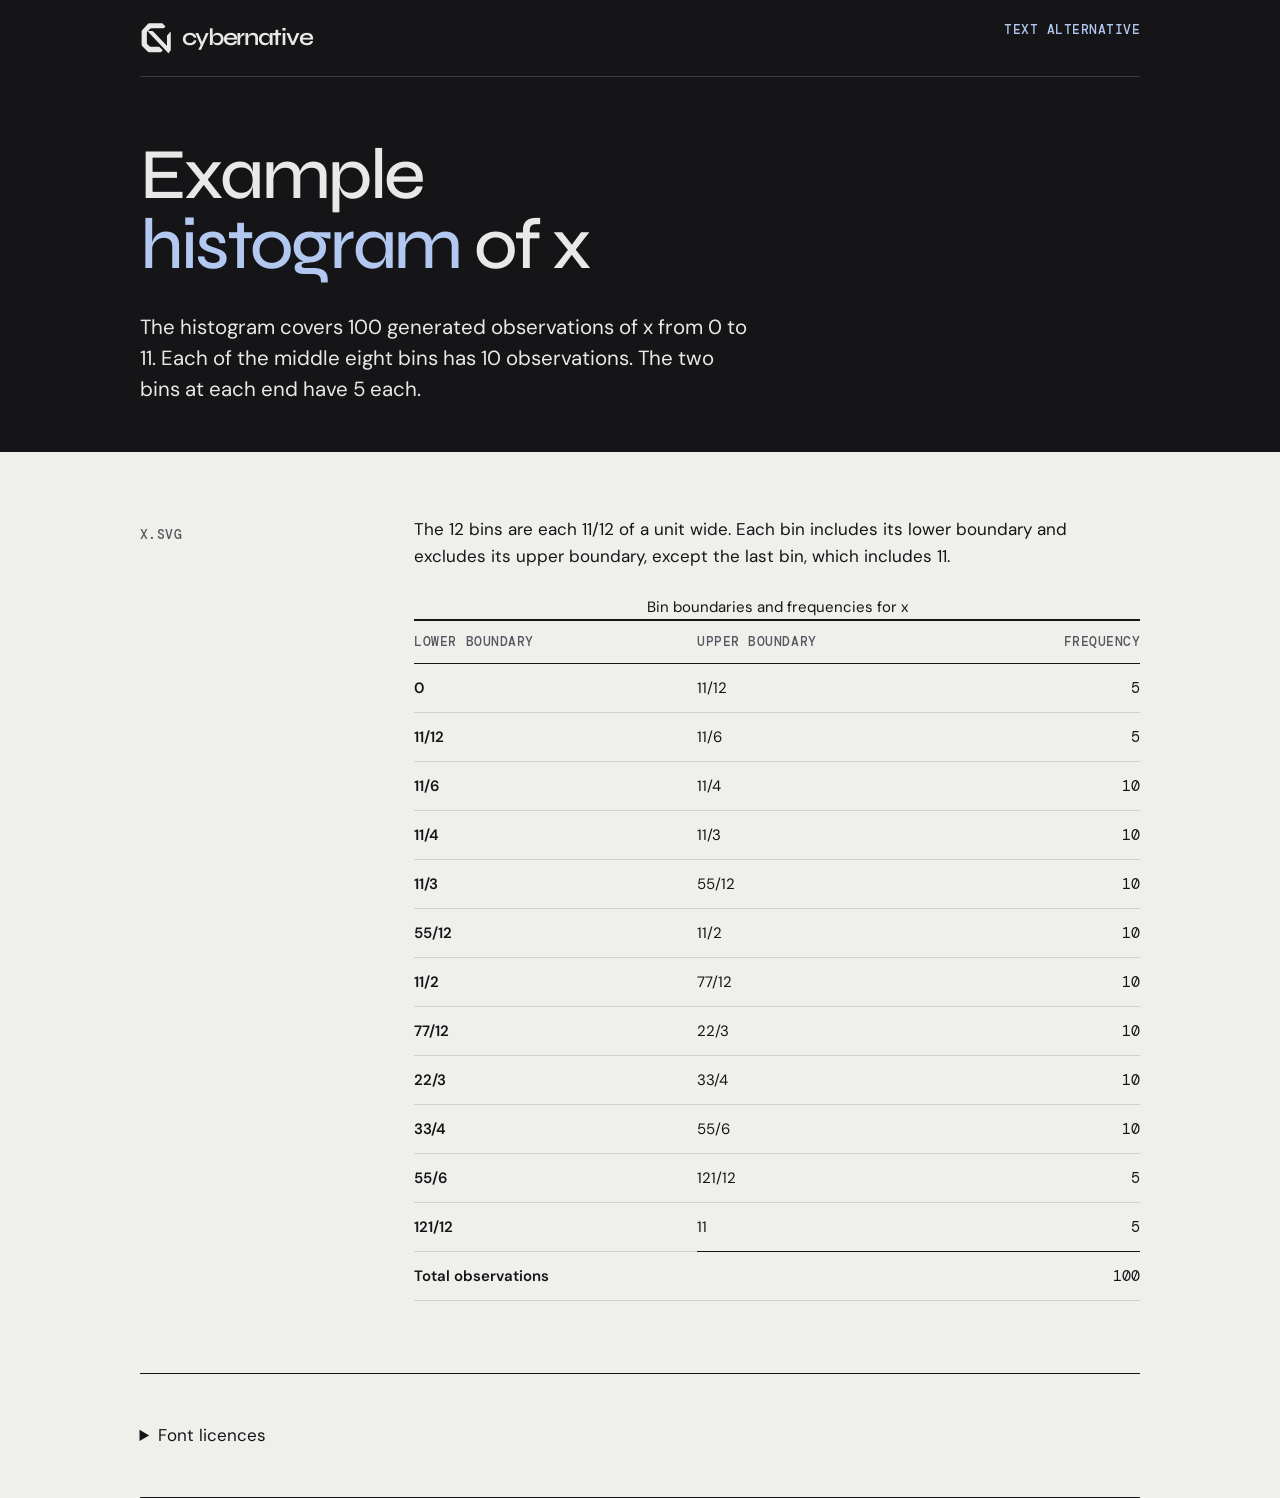
<file: web/x-histogram.html>
<!doctype html>
<html lang="en">
<head>
<meta charset="utf-8">
<meta name="viewport" content="width=device-width, initial-scale=1">
<title>Example histogram of x · CyberNative</title>
<style>
/* Object Atlas document. Generated by ops/brand_kit.py from autonomous-org/brand/object-atlas/.
   Faces, tokens and the C/N mark are embedded so the page opens offline and prints as it looks. */
@font-face { font-family: "CN Display"; font-weight: 500 700; font-display: swap;
  src: url("[data-uri]") format("woff2"); }
@font-face { font-family: "CN Text"; font-weight: 400 600; font-display: swap;
  src: url("[data-uri]") format("woff2"); }
@font-face { font-family: "DM Mono"; font-weight: 400; font-display: swap;
  src: url("[data-uri]") format("woff2"); }
@font-face { font-family: "DM Mono"; font-weight: 500; font-display: swap;
  src: url("[data-uri]") format("woff2"); }

/* CyberNative brand kit — web tokens. Object Atlas.
 *
 * The field is graphite: header, footer and the home page, where the work is shown as authored
 * silver objects. Reading pages stay on a light silver sheet with graphite ink, because long reading
 * and forms read better light. Pale blue is the one highlight on the field; on the sheet its deep cut
 * marks links, focus and the action. The --wp-* names are kept from v2 so every existing page and the
 * account surface re-render from these values without markup changes; the names say what a colour
 * does, not what it is (--wp-cobalt is the field). The --oa-* names are the Object Atlas source
 * values: the shared header and footer read only these, so a page palette cannot recolour them.
 * Contrast (WCAG, measured): ink on sheet 15.92, muted on sheet 6.29 (panel 6.72), blue-deep on sheet
 * 6.92, rust on sheet 6.09; paper on graphite 14.96, muted on graphite 8.81, blue on graphite 10.77.
 */
:root {
  color-scheme: light;

  /* Object Atlas source values */
  --oa-ground: #151518;       /* graphite: the field */
  --oa-ground-2: #1e1f23;     /* field shade: hover, raised plates */
  --oa-paper: #e8e9e7;        /* paper: text on the field */
  --oa-muted: #b2b4bd;        /* secondary text on the field     8.81:1 */
  --oa-blue: #b2c8f0;         /* the highlight on the field      10.77:1 */
  --oa-line: #3c3d45;         /* dividers on the field; never the only sign of meaning */
  --oa-control: #7c7f8a;      /* control outlines on the field   4.56:1 */
  --oa-sheet: #eff0ec;        /* the reading sheet */
  --oa-blue-deep: #2d4f93;    /* links, focus and marks on the sheet  6.92:1 */
  --oa-font-display: "CN Display", "CN Display Fallback", Arial, sans-serif;
  --oa-font-body: "CN Text", "CN Text Fallback", Arial, sans-serif;

  /* Surfaces */
  --wp-paper: var(--oa-sheet);  /* the reading surface */
  --wp-panel: #f7f7f5;        /* figures, tables, inputs */
  --wp-ink: #151518;          /* text, rules, frames             15.92:1 on sheet */
  --wp-muted: #55575f;        /* metadata, captions              6.29:1 on sheet, 6.72 on panel */
  --wp-hair: #cfd1d6;         /* ledger lines only; never the only divider of meaning */

  /* The field */
  --wp-cobalt: var(--oa-ground);      /* the field: graphite      14.96:1 with paper */
  --wp-cobalt-deep: var(--oa-ground-2);
  --wp-pale: var(--oa-muted); /* metadata on the field           8.81:1 */

  /* Meaning. Each colour has one job. */
  --wp-bio: #151518;          /* the action on the sheet: a graphite plate, paper type 14.96:1 */
  --wp-on-bio: var(--oa-paper); /* text on the action and on the field */
  --wp-cited: #d9e3f5;        /* highlight behind a value that has a source (ink 14.11:1) */
  --wp-flag: #e2e3df;         /* highlight behind a value that was left blank (ink 14.13:1) */
  --wp-rust: #9a3b16;         /* flag text and the "Limit" label   6.09:1 on sheet */
  --wp-link: var(--wp-ink);   /* inline links: ink, told apart by the blue-deep underline */
  --wp-deep: var(--wp-cobalt);/* a field section; paper text 14.96:1 */
  --wp-deep-label: var(--wp-pale);
  --wp-focus: var(--oa-blue-deep); /* focus ring on the sheet, 6.92:1. Not a fill, not a label */
  --wp-focus-field: var(--oa-blue); /* focus ring and action on the field, 10.77:1 */

  /* Type: Syne for display, DM Sans for text, DM Mono for labels and values. */
  --wp-font-display: "CN Display", "CN Display Fallback", Arial, sans-serif;
  --wp-font-body: "CN Text", "CN Text Fallback", Arial, sans-serif;
  --wp-font-mono: "DM Mono", ui-monospace, "SFMono-Regular", Menlo, monospace;

  --wp-text-hero: clamp(2.5rem, 5.6vw, 4.75rem);  /* one per page, lh .97, weight 500-600 */
  --wp-text-title: clamp(1.875rem, 3.4vw, 3rem);  /* section title, lh 1.02 */
  --wp-text-h3: 1.25rem;                          /* text cut 600, lh 1.3 */
  --wp-text-lede: clamp(1.125rem, 1.6vw, 1.3125rem); /* lh 1.5 */
  --wp-text-body: 1.0625rem;                      /* lh 1.6, never smaller for reading text */
  --wp-text-ledger: 0.9375rem;                    /* tabular source values */
  --wp-text-price: 2rem;                          /* service record prices */
  --wp-text-meta: 0.875rem;                       /* short metadata only, < 40 chars */
  --wp-text-cite: 0.8125rem;                      /* mono, cite chips and labels only */

  /* Space: 4px base */
  --wp-1: 0.25rem; --wp-2: 0.5rem; --wp-3: 0.75rem; --wp-4: 1rem; --wp-6: 1.5rem;
  --wp-8: 2rem; --wp-12: 3rem; --wp-16: 4rem; --wp-24: 6rem; --wp-32: 8rem;

  /* Shape */
  --wp-rule: 1px;             /* ledger and table lines */
  --wp-rule-strong: 2px;      /* section rules, figure frames */
  --wp-radius: 4px;           /* inputs; figures and tables are square */
  --wp-pill: 999px;           /* buttons: a rounded plate, as on the field */
  --wp-page: 80rem;           /* 1280px */
  --wp-measure: 66ch;
  --wp-gutter: clamp(1.25rem, 3.4vw, 3rem);
  --wp-tap: 48px;             /* minimum interactive height */
}

[data-edition="night"] {
  color-scheme: dark;
  --wp-paper: #0e1236;
  --wp-panel: #161b4a;
  --wp-ink: #f4efe3;
  --wp-muted: #c9cdf2;
  --wp-hair: #2c3370;
  --wp-link: #c9cdf2;
  --wp-cited: #1d2bc4;
  --wp-flag: #5a2a14;
  --wp-rust: #f0a27c;
  --wp-focus: #ffd166;
}

/* v1.x aliases — delete once no stylesheet reads them. */
:root, [data-edition="night"] {
  --cn-color-canvas: var(--wp-paper);
  --cn-color-panel: var(--wp-panel);
  --cn-color-ink: var(--wp-ink);
  --cn-color-muted: var(--wp-muted);
  --cn-color-link: var(--wp-link);
  --cn-color-leaf: var(--wp-pale);   /* v1 green chips and bars: ink sits on them */
  --cn-color-leaf-strong: var(--wp-deep);
  --cn-color-mint: var(--wp-cited);
  --cn-color-amber: var(--wp-ink);   /* v1 decorative magenta shadows become ink, then go */
  --cn-color-line: var(--wp-hair);
  --cn-color-danger: var(--wp-rust);
  --cn-offset: 0px;                  /* v1 offset shadows collapse to nothing */
  --cn-offset-figure: 0px;
}


*, *::before, *::after { box-sizing: border-box; }
html { background: var(--oa-ground); -webkit-text-size-adjust: 100%; }
body { background: var(--wp-paper); color: var(--wp-ink); font: 400 var(--wp-text-body)/1.6 var(--wp-font-body);
  margin: 0; print-color-adjust: exact; -webkit-print-color-adjust: exact; }
.wrap { margin: 0 auto; max-width: 68rem; padding: 0 var(--wp-gutter); }
a { color: var(--wp-link); text-decoration-color: var(--oa-blue-deep); text-decoration-thickness: 2px; text-underline-offset: 3px; }
:focus-visible { outline: 2px solid var(--wp-focus); outline-offset: 3px; }

/* The field: graphite, with the mark and the lowercase name. */
.field { background: var(--oa-ground); color: var(--oa-paper); }
.field > .wrap:first-child { align-items: center; display: flex; gap: var(--wp-6); justify-content: space-between; min-height: 76px; }
.brand { align-items: center; color: var(--oa-paper); display: inline-flex; gap: 10px; text-decoration: none; }
.brand svg { display: block; height: 32px; width: 32px; }
.brand span { font: 600 1.5rem/1 var(--oa-font-display); letter-spacing: -0.054em; text-transform: lowercase; }
.label { color: var(--wp-muted); font: 500 var(--wp-text-cite)/1.4 var(--wp-font-mono); letter-spacing: 0.04em; text-transform: uppercase; }
.field .label { color: var(--oa-muted); text-align: right; }
.field .opening .label { text-align: left; }
.field .label b { color: var(--oa-blue); font-weight: 500; }

/* The opening sits on the field: one large line, set tight, off-centre, with one pale-blue phrase
   (the <em>) as on the home page. Reading starts on the sheet below it. */
.opening { padding-bottom: var(--wp-12); padding-top: var(--wp-16); }
.opening::before { border-top: var(--wp-rule) solid var(--oa-line); content: ""; display: block; margin-top: calc(-1 * var(--wp-16)); padding-top: var(--wp-16); }
h1, h2 { font-family: var(--wp-font-display); font-weight: 500; letter-spacing: -0.035em; margin: 0; text-wrap: balance; }
h1 { color: var(--oa-paper); font-size: var(--wp-text-hero); line-height: 0.97; max-width: 15ch; }
h1 em { color: var(--oa-blue); font-style: normal; }
.lede { color: var(--oa-paper); font-size: var(--wp-text-lede); line-height: 1.5; margin: var(--wp-8) 0 0; max-width: 44ch; }
.meta { border-top: var(--wp-rule) solid var(--oa-line); display: flex; flex-wrap: wrap; gap: var(--wp-2) var(--wp-8);
  list-style: none; margin: var(--wp-12) 0 0; max-width: none; padding: var(--wp-4) 0 0; }
.meta li { color: var(--oa-muted); font: 400 var(--wp-text-cite)/1.4 var(--wp-font-mono); letter-spacing: 0.04em; margin: 0; text-transform: uppercase; }
.meta b { color: var(--oa-paper); font-weight: 500; }
main.wrap > section:first-child { padding-top: var(--wp-16); }

/* Sections: a numbered margin label beside the reading column. */
section { border-bottom: var(--wp-rule) solid var(--wp-ink); display: grid; gap: var(--wp-6) var(--wp-12);
  grid-template-columns: minmax(8rem, 1fr) minmax(0, 3.2fr); padding: var(--wp-12) 0; }
section > .label { padding-top: 0.6rem; }
h2 { font-size: var(--wp-text-title); line-height: 1.02; margin-bottom: var(--wp-6); max-width: 20ch; }
h3 { font: 600 var(--wp-text-h3)/1.3 var(--wp-font-body); margin: var(--wp-8) 0 var(--wp-2); }
p, ul, ol { margin: 0 0 var(--wp-4); max-width: var(--wp-measure); }
li + li { margin-top: var(--wp-2); }
code, kbd { background: var(--wp-flag); font: 400 0.9em var(--wp-font-mono); padding: 0.1em 0.3em; }
pre { background: var(--oa-ground); color: var(--oa-paper); font: 400 var(--wp-text-ledger)/1.55 var(--wp-font-mono);
  margin: var(--wp-6) 0; overflow-x: auto; padding: var(--wp-6); }
pre code { background: none; padding: 0; }
/* The highlight is drawn outside the text box, so it never opens a gap before punctuation. */
mark, .cited { background: var(--wp-cited); box-decoration-break: clone; -webkit-box-decoration-break: clone;
  box-shadow: 0.18em 0 0 var(--wp-cited), -0.18em 0 0 var(--wp-cited); color: inherit; padding: 0.04em 0; }

/* The answer: the one number or sentence the page exists for, on the field. */
.answer { background: var(--oa-ground); color: var(--oa-paper); display: grid; gap: var(--wp-6) var(--wp-12);
  grid-template-columns: auto minmax(0, 1fr); margin: var(--wp-6) 0; padding: var(--wp-8); }
/* Figures are DM Sans with tabular numerals: Syne's 0 reads as an O. */
.answer .num { color: var(--oa-blue); font: 500 clamp(3rem, 8vw, 5.5rem)/0.9 var(--wp-font-body); font-variant-numeric: tabular-nums lining-nums;
  letter-spacing: -0.04em; white-space: nowrap; }
.answer .num small { font-size: 0.42em; letter-spacing: 0; margin-left: 0.08em; }
.answer p { align-self: end; font-size: var(--wp-text-lede); line-height: 1.45; margin: 0; }
.answer .label { color: var(--oa-muted); display: block; margin-bottom: var(--wp-2); }

/* Ledger tables: square, ink rules, mono figures. */
.table { margin: var(--wp-6) 0; overflow-x: auto; }
table { border-collapse: collapse; border-top: var(--wp-rule-strong) solid var(--wp-ink); font-size: var(--wp-text-ledger); width: 100%; }
th, td { border-bottom: var(--wp-rule) solid var(--wp-hair); padding: var(--wp-3) var(--wp-4) var(--wp-3) 0; text-align: left; vertical-align: baseline; }
thead th { border-bottom-color: var(--wp-ink); color: var(--wp-muted); font: 500 var(--wp-text-cite)/1.4 var(--wp-font-mono); letter-spacing: 0.04em; text-transform: uppercase; }
td.num, th.num { font-family: var(--wp-font-mono); font-variant-numeric: tabular-nums; padding-right: 0; text-align: right; white-space: nowrap; }
tbody tr:last-child td { border-bottom-color: var(--wp-ink); }

/* Figures: a framed panel. Series are graphite, blue-deep, pale blue and grey, each with the ink
   outline. Rust is never a series: it marks a limit or an over-limit value. */
figure { background: var(--wp-panel); border: var(--wp-rule-strong) solid var(--wp-ink); margin: var(--wp-6) 0; padding: var(--wp-6); }
figcaption { color: var(--wp-muted); font-size: var(--wp-text-meta); margin-top: var(--wp-4); }
.bars { --s1: var(--wp-ink); --s2: var(--oa-blue-deep); --s3: var(--oa-blue); --s4: var(--oa-control);
  align-items: center; display: grid; gap: var(--wp-3) var(--wp-4); grid-template-columns: max-content minmax(0, 1fr); margin: 0; padding: 0; }
.bars .name { font-size: var(--wp-text-ledger); }
.bars .track { align-items: center; background: linear-gradient(var(--wp-hair), var(--wp-hair)) 0 50% / 100% 1px no-repeat; display: flex; position: relative; }
.bars .bar { background: var(--s1); border: var(--wp-rule-strong) solid var(--wp-ink); flex: 0 0 auto; height: 1.5rem; width: var(--v); }
.bars .s2 .bar { background: var(--s2); } .bars .s3 .bar { background: var(--s3); } .bars .s4 .bar { background: var(--s4); }
.bars .val { background: var(--wp-panel); position: relative; z-index: 1; font: 500 var(--wp-text-ledger)/1 var(--wp-font-mono); font-variant-numeric: tabular-nums; padding: 0 0.5em; }
.bars .over .val { color: var(--wp-rust); }
.bars .at { border-left: var(--wp-rule-strong) dashed var(--wp-rust); inset: -0.45rem auto -0.45rem var(--at); position: absolute; }
.key { color: var(--wp-rust); font: 500 var(--wp-text-cite)/1.4 var(--wp-font-mono); letter-spacing: 0.04em; margin: var(--wp-4) 0 0; text-transform: uppercase; }
@media (max-width: 720px) { .bars { grid-template-columns: minmax(0, 1fr); row-gap: var(--wp-1); } .bars .track { margin-bottom: var(--wp-3); } }

/* Limits and open questions sit beside the claim they limit. */
.limit { border-left: var(--wp-rule-strong) solid var(--wp-rust); margin: var(--wp-6) 0; padding: var(--wp-1) 0 var(--wp-1) var(--wp-4); }
.limit .label { color: var(--wp-rust); display: block; margin-bottom: var(--wp-2); }

.close { background: var(--oa-ground); color: var(--oa-muted); }
.close .wrap { display: flex; flex-wrap: wrap; gap: var(--wp-4); justify-content: space-between; padding-bottom: var(--wp-8); padding-top: var(--wp-8); }
.close .label { color: var(--oa-muted); }

@media (max-width: 720px) {
  section, .answer { grid-template-columns: minmax(0, 1fr); }
  .opening { padding-top: var(--wp-12); }
}
@page { margin: 14mm 0; size: A4; }
@media print {
  html { background: none; }
  section, figure, .answer, table { break-inside: avoid; }
  h2, h3 { break-after: avoid; }
}
</style>
</head>
<body>
<header class="field">
  <div class="wrap">
    <div class="brand">
      <svg viewBox="150 130 960 960" fill="currentColor" aria-hidden="true"><path d="M421 169H813Q822 169 828 176L908 261Q918 270 908 279L865 313Q861 317 852 317H491Q472 317 457 332L371 417Q356 432 356 450V756Q356 779 372 796L427 852Q444 870 465 870H711Q724 870 733 880L824 973Q833 982 824 991L784 1030Q778 1036 766 1036H424Q396 1036 377 1017L220 861Q199 840 199 813V421Q199 391 219 371L391 185Q404 169 421 169Z"/><path d="M401 402H510Q532 402 548 418L949 835Q959 846 959 831V554Q959 537 971 524L1062 425Q1073 413 1073 429V980L1017 1055Q1005 1071 994 1059L392 419Q379 402 401 402Z"/></svg>
      <span>CyberNative</span>
    </div>
    <p class="label"><b>Text alternative</b></p>
  </div>
  <div class="wrap opening">
    <h1>Example <em>histogram</em> of x</h1>
    <p class="lede">The histogram covers 100 generated observations of x from 0 to 11. Each of the middle eight bins has 10 observations. The two bins at each end have 5 each.</p>
  </div>
</header>

<main class="wrap">
  <section>
    <p class="label">x.svg</p>
    <div>
      <p id="bin-rule">The 12 bins are each 11/12 of a unit wide. Each bin includes its lower boundary and excludes its upper boundary, except the last bin, which includes 11.</p>
      <div class="table">
        <table aria-describedby="bin-rule">
          <caption>Bin boundaries and frequencies for x</caption>
          <thead>
            <tr><th scope="col">Lower boundary</th><th scope="col">Upper boundary</th><th scope="col" class="num">Frequency</th></tr>
          </thead>
          <tbody>
            <tr><th scope="row">0</th><td>11/12</td><td class="num">5</td></tr>
            <tr><th scope="row">11/12</th><td>11/6</td><td class="num">5</td></tr>
            <tr><th scope="row">11/6</th><td>11/4</td><td class="num">10</td></tr>
            <tr><th scope="row">11/4</th><td>11/3</td><td class="num">10</td></tr>
            <tr><th scope="row">11/3</th><td>55/12</td><td class="num">10</td></tr>
            <tr><th scope="row">55/12</th><td>11/2</td><td class="num">10</td></tr>
            <tr><th scope="row">11/2</th><td>77/12</td><td class="num">10</td></tr>
            <tr><th scope="row">77/12</th><td>22/3</td><td class="num">10</td></tr>
            <tr><th scope="row">22/3</th><td>33/4</td><td class="num">10</td></tr>
            <tr><th scope="row">33/4</th><td>55/6</td><td class="num">10</td></tr>
            <tr><th scope="row">55/6</th><td>121/12</td><td class="num">5</td></tr>
            <tr><th scope="row">121/12</th><td>11</td><td class="num">5</td></tr>
          </tbody>
          <tfoot>
            <tr><th scope="row" colspan="2">Total observations</th><td class="num">100</td></tr>
          </tfoot>
        </table>
      </div>
    </div>
  </section>
  <section aria-labelledby="font-notices">
    <details>
      <summary id="font-notices">Font licences</summary>
      <p>This file carries four font files: Syne (named CN Display here), DM Sans (CN Text), and DM Mono Regular and Medium. Each is licensed under the SIL Open Font License, Version 1.1. Their copyright notices and the licence follow.</p>
      <pre style="white-space: pre-wrap">Copyright 2017 The Syne Project Authors (https://gitlab.com/bonjour-monde/fonderie/syne-typeface)
Copyright 2014 The DM Sans Project Authors (https://github.com/googlefonts/dm-fonts)
Copyright 2020 The DM Mono Project Authors (https://www.github.com/googlefonts/dm-mono)

This Font Software is licensed under the SIL Open Font License, Version 1.1.
This license is copied below, and is also available with a FAQ at:
https://scripts.sil.org/OFL


-----------------------------------------------------------
SIL OPEN FONT LICENSE Version 1.1 - 26 February 2007
-----------------------------------------------------------

PREAMBLE
The goals of the Open Font License (OFL) are to stimulate worldwide
development of collaborative font projects, to support the font creation
efforts of academic and linguistic communities, and to provide a free and
open framework in which fonts may be shared and improved in partnership
with others.

The OFL allows the licensed fonts to be used, studied, modified and
redistributed freely as long as they are not sold by themselves. The
fonts, including any derivative works, can be bundled, embedded,
redistributed and/or sold with any software provided that any reserved
names are not used by derivative works. The fonts and derivatives,
however, cannot be released under any other type of license. The
requirement for fonts to remain under this license does not apply
to any document created using the fonts or their derivatives.

DEFINITIONS
&quot;Font Software&quot; refers to the set of files released by the Copyright
Holder(s) under this license and clearly marked as such. This may
include source files, build scripts and documentation.

&quot;Reserved Font Name&quot; refers to any names specified as such after the
copyright statement(s).

&quot;Original Version&quot; refers to the collection of Font Software components as
distributed by the Copyright Holder(s).

&quot;Modified Version&quot; refers to any derivative made by adding to, deleting,
or substituting -- in part or in whole -- any of the components of the
Original Version, by changing formats or by porting the Font Software to a
new environment.

&quot;Author&quot; refers to any designer, engineer, programmer, technical
writer or other person who contributed to the Font Software.

PERMISSION &amp; CONDITIONS
Permission is hereby granted, free of charge, to any person obtaining
a copy of the Font Software, to use, study, copy, merge, embed, modify,
redistribute, and sell modified and unmodified copies of the Font
Software, subject to the following conditions:

1) Neither the Font Software nor any of its individual components,
in Original or Modified Versions, may be sold by itself.

2) Original or Modified Versions of the Font Software may be bundled,
redistributed and/or sold with any software, provided that each copy
contains the above copyright notice and this license. These can be
included either as stand-alone text files, human-readable headers or
in the appropriate machine-readable metadata fields within text or
binary files as long as those fields can be easily viewed by the user.

3) No Modified Version of the Font Software may use the Reserved Font
Name(s) unless explicit written permission is granted by the corresponding
Copyright Holder. This restriction only applies to the primary font name as
presented to the users.

4) The name(s) of the Copyright Holder(s) or the Author(s) of the Font
Software shall not be used to promote, endorse or advertise any
Modified Version, except to acknowledge the contribution(s) of the
Copyright Holder(s) and the Author(s) or with their explicit written
permission.

5) The Font Software, modified or unmodified, in part or in whole,
must be distributed entirely under this license, and must not be
distributed under any other license. The requirement for fonts to
remain under this license does not apply to any document created
using the Font Software.

TERMINATION
This license becomes null and void if any of the above conditions are
not met.

DISCLAIMER
THE FONT SOFTWARE IS PROVIDED &quot;AS IS&quot;, WITHOUT WARRANTY OF ANY KIND,
EXPRESS OR IMPLIED, INCLUDING BUT NOT LIMITED TO ANY WARRANTIES OF
MERCHANTABILITY, FITNESS FOR A PARTICULAR PURPOSE AND NONINFRINGEMENT
OF COPYRIGHT, PATENT, TRADEMARK, OR OTHER RIGHT. IN NO EVENT SHALL THE
COPYRIGHT HOLDER BE LIABLE FOR ANY CLAIM, DAMAGES OR OTHER LIABILITY,
INCLUDING ANY GENERAL, SPECIAL, INDIRECT, INCIDENTAL, OR CONSEQUENTIAL
DAMAGES, WHETHER IN AN ACTION OF CONTRACT, TORT OR OTHERWISE, ARISING
FROM, OUT OF THE USE OR INABILITY TO USE THE FONT SOFTWARE OR FROM
OTHER DEALINGS IN THE FONT SOFTWARE.</pre>
    </details>
  </section>
</main>
</body>
</html>
</file>
